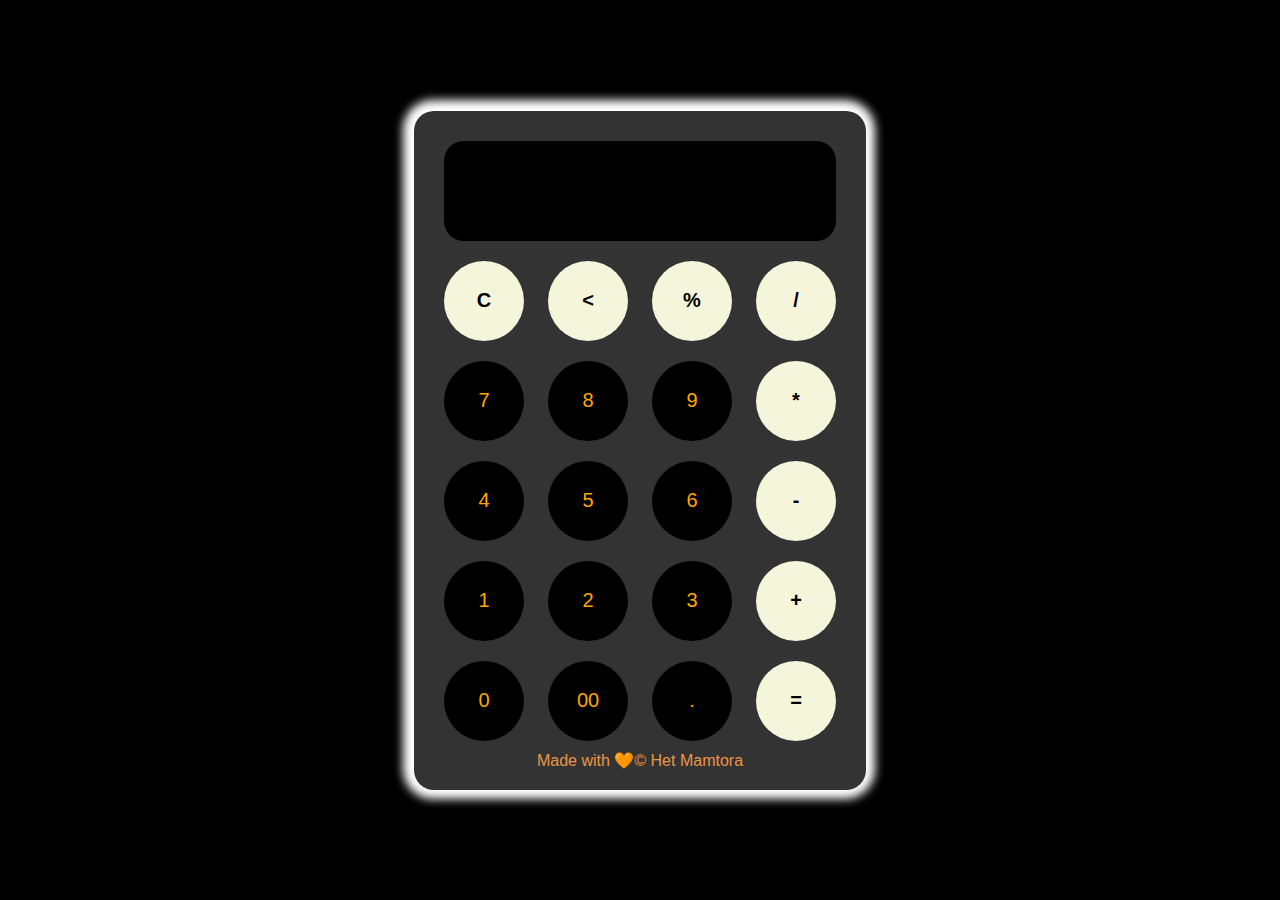
<file: Calculator/index.html>
<!DOCTYPE html>
<html lang="en">
<head>
    <meta charset="UTF-8">
    <meta name="viewport" content="width=device-width, initial-scale=1.0">
    <title>Calculator</title>
    <link href="style.css" rel="stylesheet">
</head>
<body>
    <div class="container">
        <div class="calc">
            <h1 id="input"></h1>
            <div>
                <button class="dgn">C</button>
                <button class="dgn"><</button>
                <button class="dgn">%</button>
                <button class="dgn">/</button>
            </div>
            <div>
                <button>7</button>
                <button>8</button>
                <button>9</button>
                <button class="dgn">*</button>
            </div>
            <div>
                <button>4</button>
                <button>5</button>
                <button>6</button>
                <button class="dgn">-</button>
            </div>
            <div>
                <button>1</button>
                <button>2</button>
                <button>3</button>
                <button class="dgn">+</button>
            </div>
            <div>
                <button>0</button>
                <button>00</button>
                <button>.</button>
                <button class="dgn">=</button>
            </div>
            <center><span>Made with &#129505;&#169; Het Mamtora</span>
        </div>
        
    </div>
    
    <script src="script.js"></script>
    

</body>
</html>
</file>
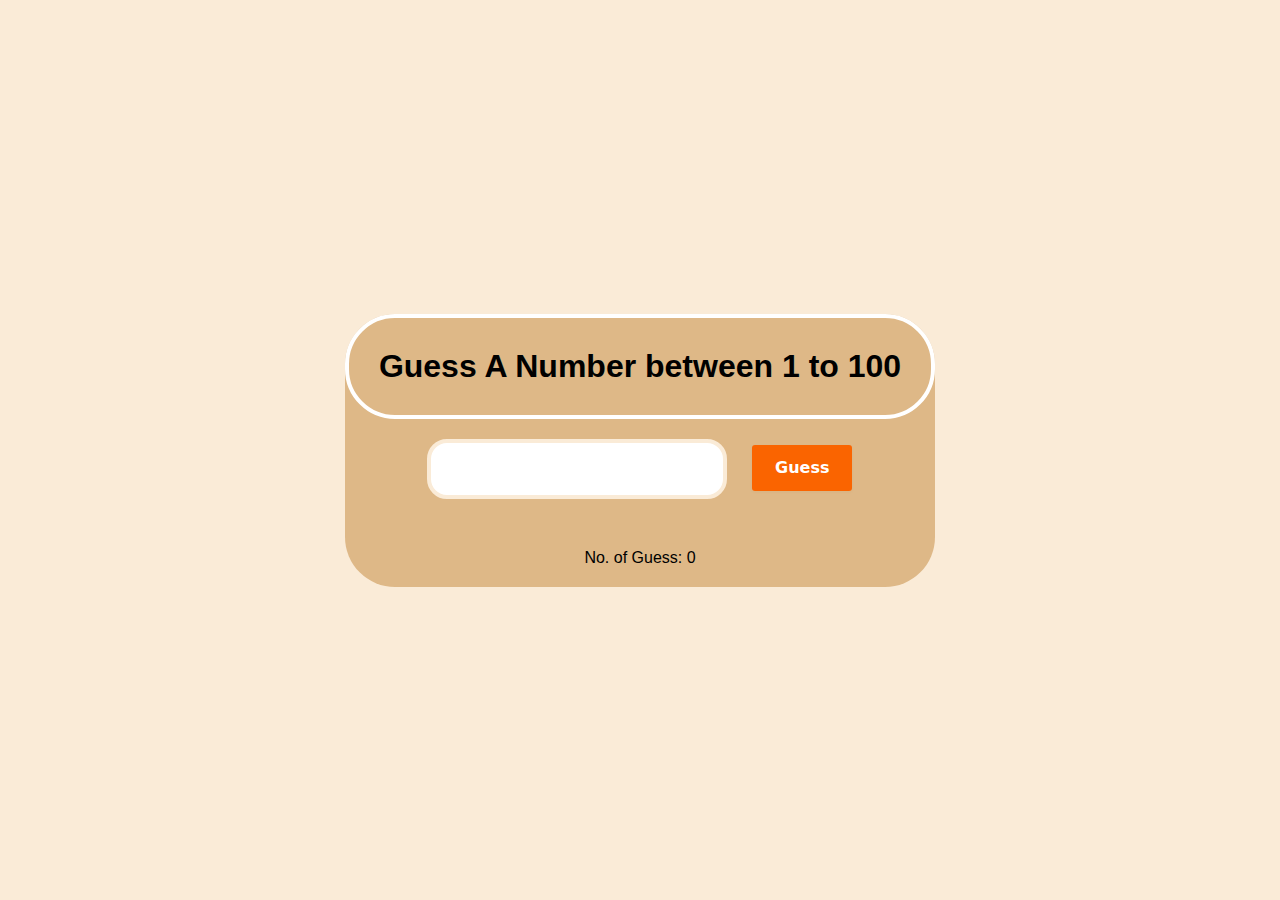
<file: Guess-Number/index.html>
<!DOCTYPE html>
<html lang="en">
<head>
    <meta charset="UTF-8">
    <meta name="viewport" content="width=device-width, initial-scale=1.0">
    <title>Guess-Number</title>
    <link href="style.css" rel="stylesheet">
</head>
<body>
    <div class="container">
        <div class="head">
            <h1>Guess A Number between 1 to 100</h1>
        </div>
            <div class="entry">
                <input type="text" id="input"/>
                <button id="btn"> Guess </button>
                <p class="wrng"></p>
                <p id="guesses">No. of Guess: 0</p>
            </div>
        </div>
    </div>
    
    <script src="script.js"></script>
</body>
</html>
</file>
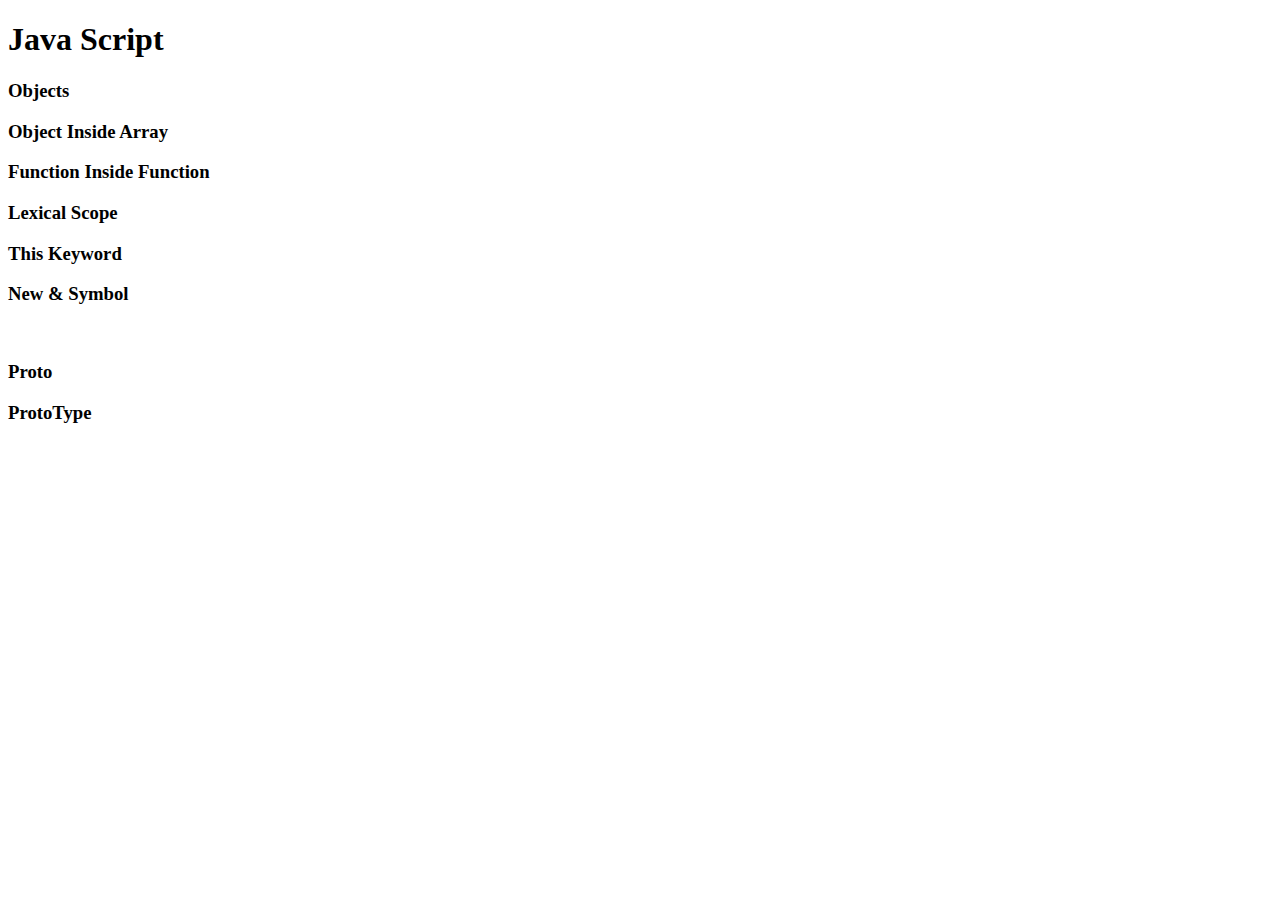
<file: Practice-JS-4/index.html>
<!DOCTYPE html>
<html lang="en">
<head>
    <meta charset="UTF-8">
    <meta name="viewport" content="width=device-width, initial-scale=1.0">
    <title>Practice-JS-4</title>
    
</head>
<body>
    <h1>Java Script</h1>
    <h3>Objects</h3>
    <h3>Object Inside Array</h3>
    <h3>Function Inside Function</h3>
    <h3>Lexical Scope</h3>
    <h3>This Keyword</h3>
    <h3>New & Symbol</h3>
    <br>
    <h3>Proto</h3>
    <h3>ProtoType</h3>
    <script src="script.js"></script>
</body>
</html>
</file>
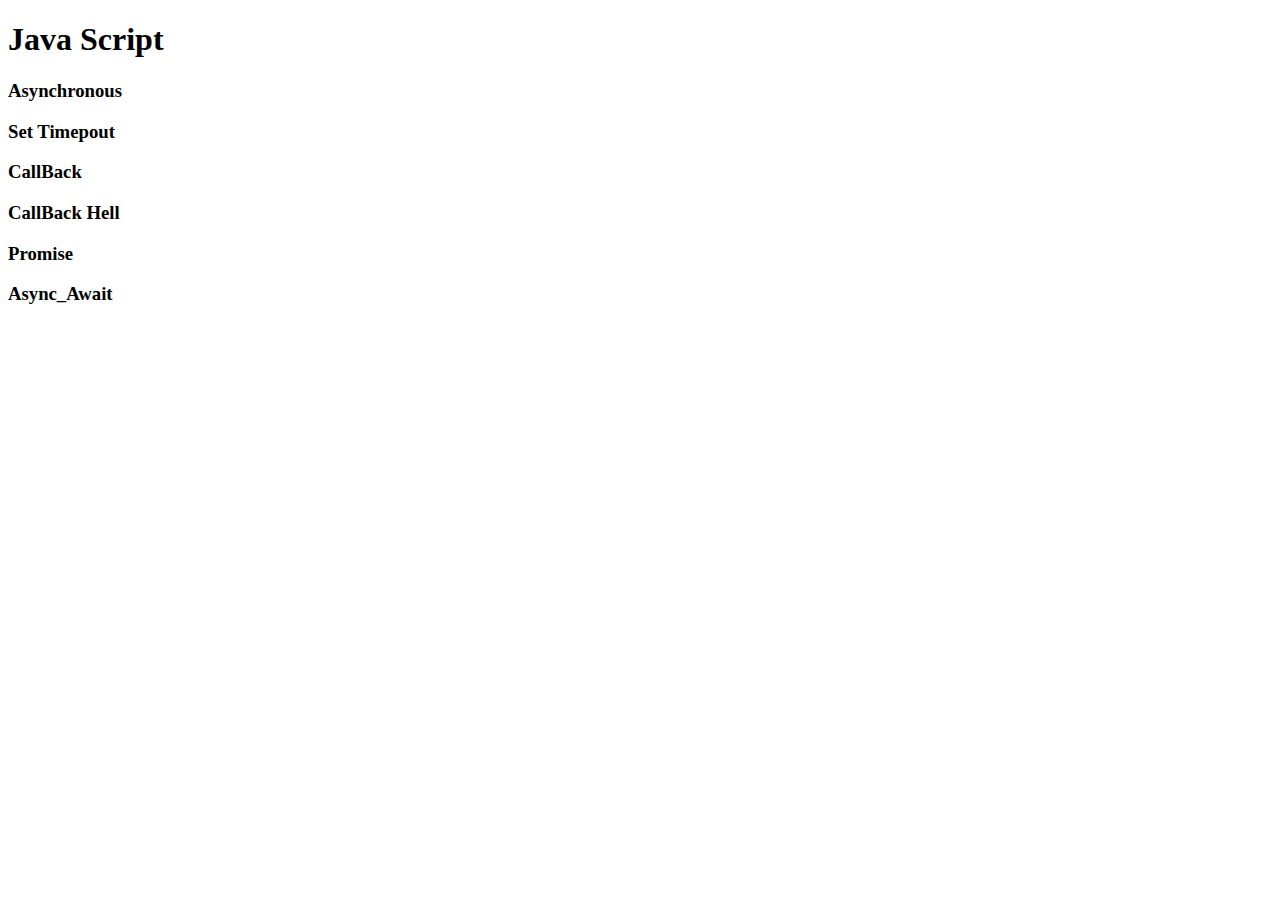
<file: Practice-JS-5/index.html>
<!DOCTYPE html>
<html lang="en">
<head>
    <meta charset="UTF-8">
    <meta name="viewport" content="width=device-width, initial-scale=1.0">
    <title>Practice-JS-5</title>
    
</head>
<body>
    <h1>Java Script</h1>
    <h3>Asynchronous</h3>
    <h3>Set Timepout</h3>
    <h3>CallBack</h3>
    <h3>CallBack Hell</h3>
    <h3>Promise</h3>
    <h3>Async_Await</h3>
    
    <script src="script.js"></script>
</body>
</html>
</file>
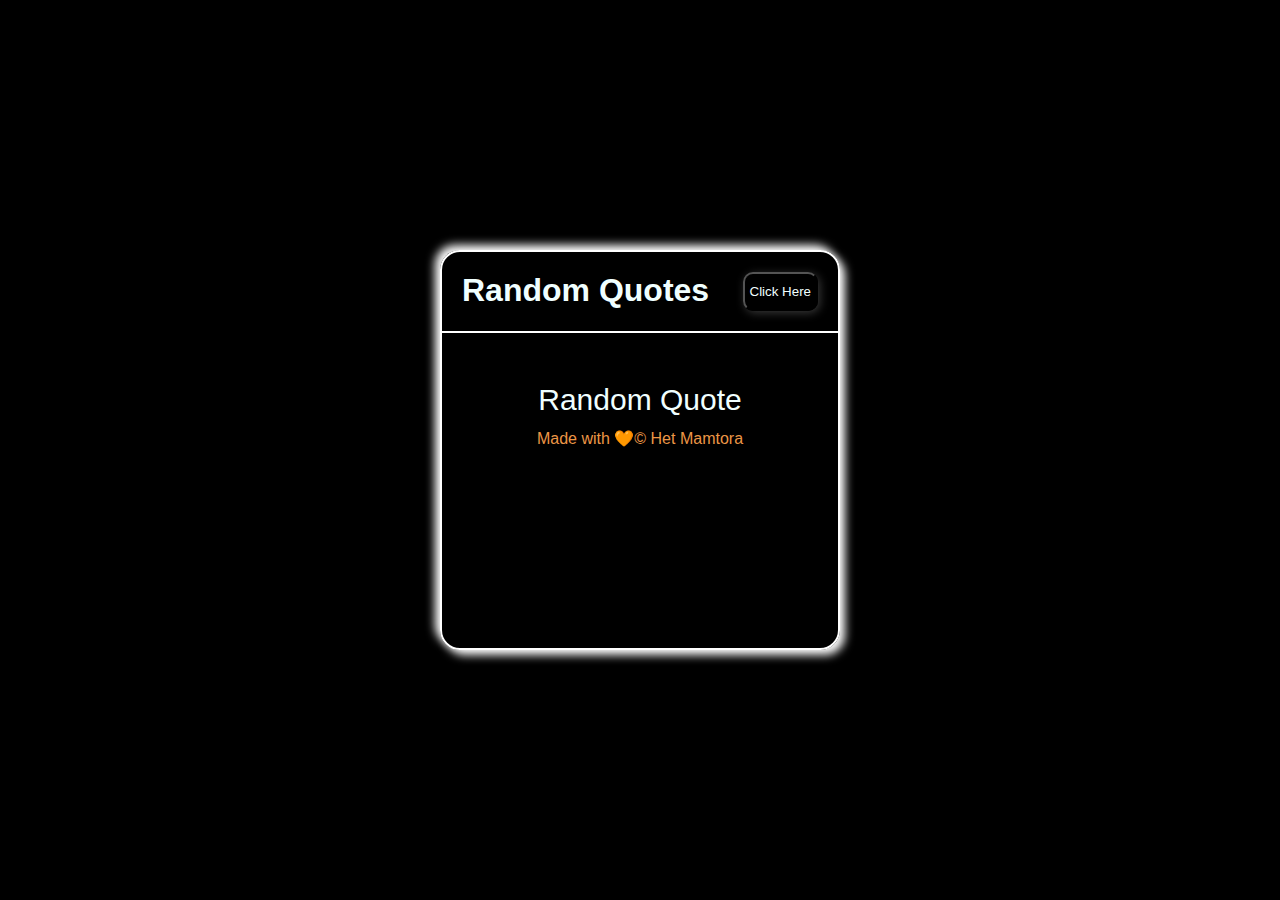
<file: Random-Quotes/index.html>
<!DOCTYPE html>
<html lang="en">
<head>
    <meta charset="UTF-8">
    <meta name="viewport" content="width=device-width, initial-scale=1.0">
    <title>Random Quote</title>
    <link href="style.css" rel="stylesheet">
</head>
<body>
    <div class="container">
        <div class="upper">
            <h1>Random Quotes</h1>
            <button id="btn">Click Here</button>
        </div>
        <div class="output">
            Random Quote
            <center><span>Made with &#129505;&#169; Het Mamtora</span><br><br>
        </div>
    </div>
</body>
<script src="script.js"></script>
</html>
</file>
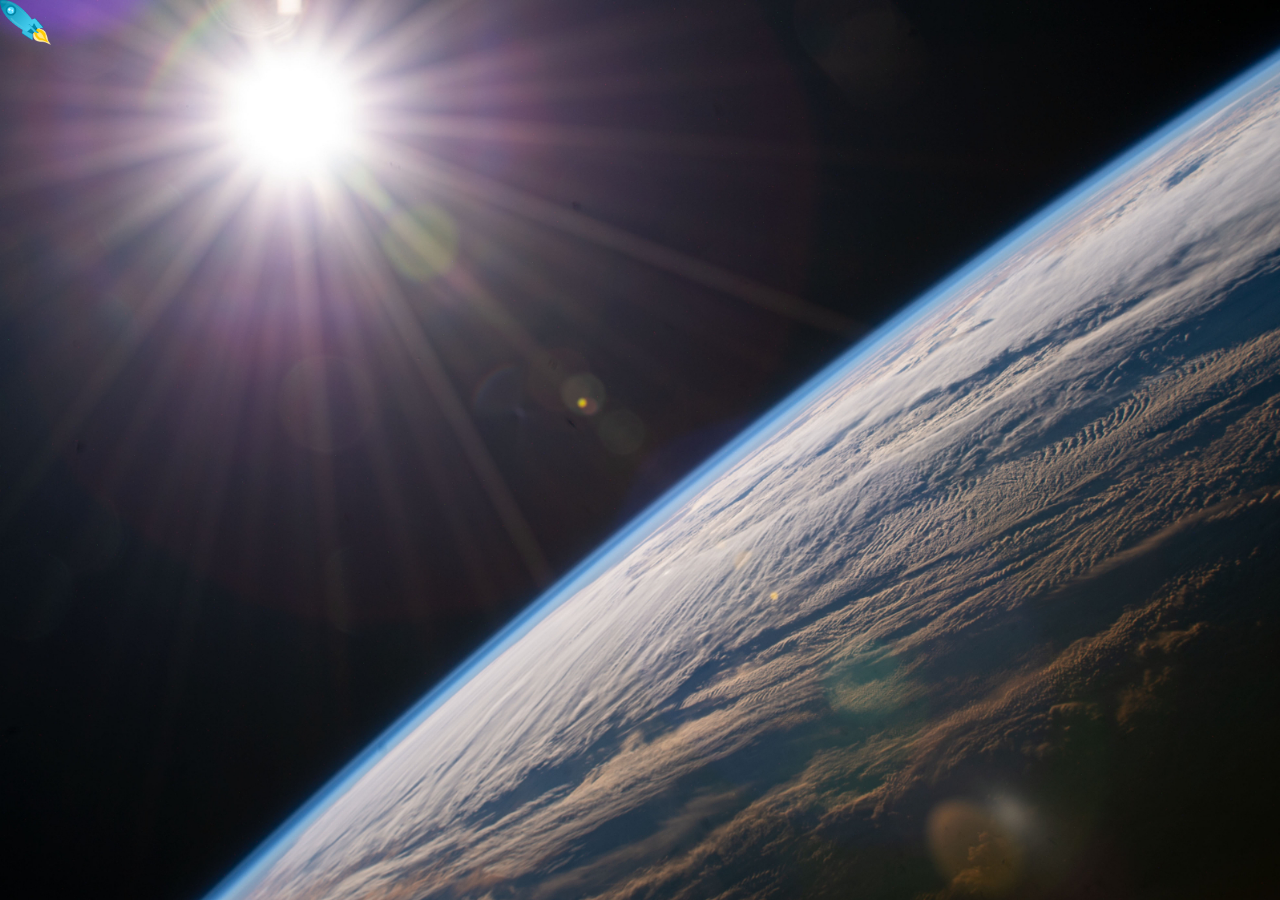
<file: Rocket-Cursor/index.html>
<!DOCTYPE html>
<html lang="en">
<head>
    <meta charset="UTF-8">
    <meta name="viewport" content="width=device-width, initial-scale=1.0">
    <title>Rocket-Cursor</title>
    <link href="style.css" rel="stylesheet">
</head>
<body>
    <div id="my-div">
        <img src="rocket.png"/>
    </div>

    <script src="script.js"></script>
</body>
</html>
</file>
<file: Calculator/style.css>
*{
    padding:0;
    margin:0;
    box-sizing: border-box;
}

body{
    background-color: black;
}

.container{
    height:100vh;
    width: 100%;
    display: flex;
    justify-content: center;
    align-items: center;
}
.calc{
    padding: 20px;
    background: rgb(51, 51, 51);
    border-radius: 20px;
    box-shadow: -1px -1px 10px 10px white;
}
#input{
    height:100px;
    background-color:black;
    border-radius: 20px;
    color: greenyellow;
    font-size: 4rem;
    text-align: right;
    margin:10px;
    justify-content: center;
    margin-bottom: 10px;
    max-width: 400px;
    overflow: hidden;
}

button{
    border: none;
    margin: 10px;
    width: 80px;
    height: 80px;
    background-color: black;
    font-size: 20px;
    color: orange;
    border-radius: 50%;
    cursor: pointer;
}

.dgn{
    background-color: beige;
    color: black;
    font-weight: bold;
}


span {
  content: "\00A9";
  color: rgb(236, 150, 70);
  align-items: center;
  justify-content: center;
  font-size: 1rem;
  font-family: 'Gill Sans', 'Gill Sans MT', Calibri, 'Trebuchet MS', sans-serif;
}
</file>
<file: Guess-Number/style.css>
*{
    padding:0;
    margin: 0;
    box-sizing: border-box;
    font-family: 'Gill Sans', 'Gill Sans MT', Calibri, 'Trebuchet MS', sans-serif;
}

body{
    width: 100%;
    height: 100vh;
    display: flex;
    justify-content: center;
    align-items: center;
    background-color: antiquewhite;
}

.container{
    background-color: burlywood;
    border-radius: 50px;
}

.head{
    padding: 30px;
    border: 4px solid white;
    border-radius: 50px;
}

.entry{
    margin: 20px;
    text-align: center;
}

.entry input{
    height: 60px;
    width: 300px;
    border-radius: 20px;
    margin-right: 20px;
    margin-bottom: 50px;
    border: 4px solid antiquewhite;
}

#btn{
  align-items: center;
  background-clip: padding-box;
  background-color: #fa6400;
  border: 1px solid transparent;
  border-radius: .25rem;
  box-shadow: rgba(0, 0, 0, 0.02) 0 1px 3px 0;
  box-sizing: border-box;
  color: #fff;
  cursor: pointer;
  display: inline-flex;
  font-family: system-ui,-apple-system,system-ui,"Helvetica Neue",Helvetica,Arial,sans-serif;
  font-size: 16px;
  font-weight: 600;
  justify-content: center;
  line-height: 1.25;
  margin: 0;
  min-height: 3rem;
  padding: calc(.875rem - 1px) calc(1.5rem - 1px);
  position: relative;
  text-decoration: none;
  transition: all 250ms;
  user-select: none;
  -webkit-user-select: none;
  touch-action: manipulation;
  vertical-align: baseline;
  width: auto;
}

#btn:hover,
#btn:focus {
  background-color: #fb8332;
  box-shadow: rgba(0, 0, 0, 0.1) 0 4px 12px;
}

#btn:hover {
  transform: translateY(-1px);
}

#btn:active {
  background-color: #c85000;
  box-shadow: rgba(0, 0, 0, .06) 0 2px 4px;
  transform: translateY(0);
}
</file>
<file: Random-Quotes/style.css>
*{
    padding:0;
    margin: 0;
    box-sizing: border-box;
    font-family: 'Gill Sans', 'Gill Sans MT', Calibri, 'Trebuchet MS', sans-serif;
    color: azure;
}

body{
    height: 100vh;
    width: 100%;
    display: flex;
    justify-content: center;
    align-items: center;
    border: none;
    background-color: black;
}

.container{
    height: 400px;
    width: 400px;
    border: 2px solid white;
    border-radius: 20px;
    box-shadow: 5px 5px 10px white, -5px -5px 10px white;
}

.upper{
    padding: 20px;
    display: flex;
    justify-content: space-between;
}

.output{
    height: 300px;
    border-top: 2px solid white;
    font-size: 30px;
    padding: 10px;
    padding-top: 50px;
    text-align: center;
    
}

#btn{
    padding:10px 5px 10px 5px;
    background-color: transparent;
    box-shadow: 2px 2px 10px rgb(56,56,56);
    cursor: pointer;
    border-radius: 10px;
}

span{
    content: "\00A9";
    color: rgb(236, 150, 70);
    align-items: center;
    justify-content: center;
    font-size: 1rem;
    margin-bottom: 10rem;
    padding-bottom: 2rem;
}
</file>
<file: Rocket-Cursor/style.css>
img{
    max-width: 20%;
}
body{
    padding: 0;
    margin: 0;
    background: url("earth.jpg");
    background-repeat: no-repeat;
    background-attachment: fixed;
    background-position: center center;
    background-size: cover;
}
#my-div{
    height: 20%;
    width: 20%;
    position: absolute;
    transition: 0.2s ease;
}

#my-div img{
    width: 100px;
    
}
</file>
